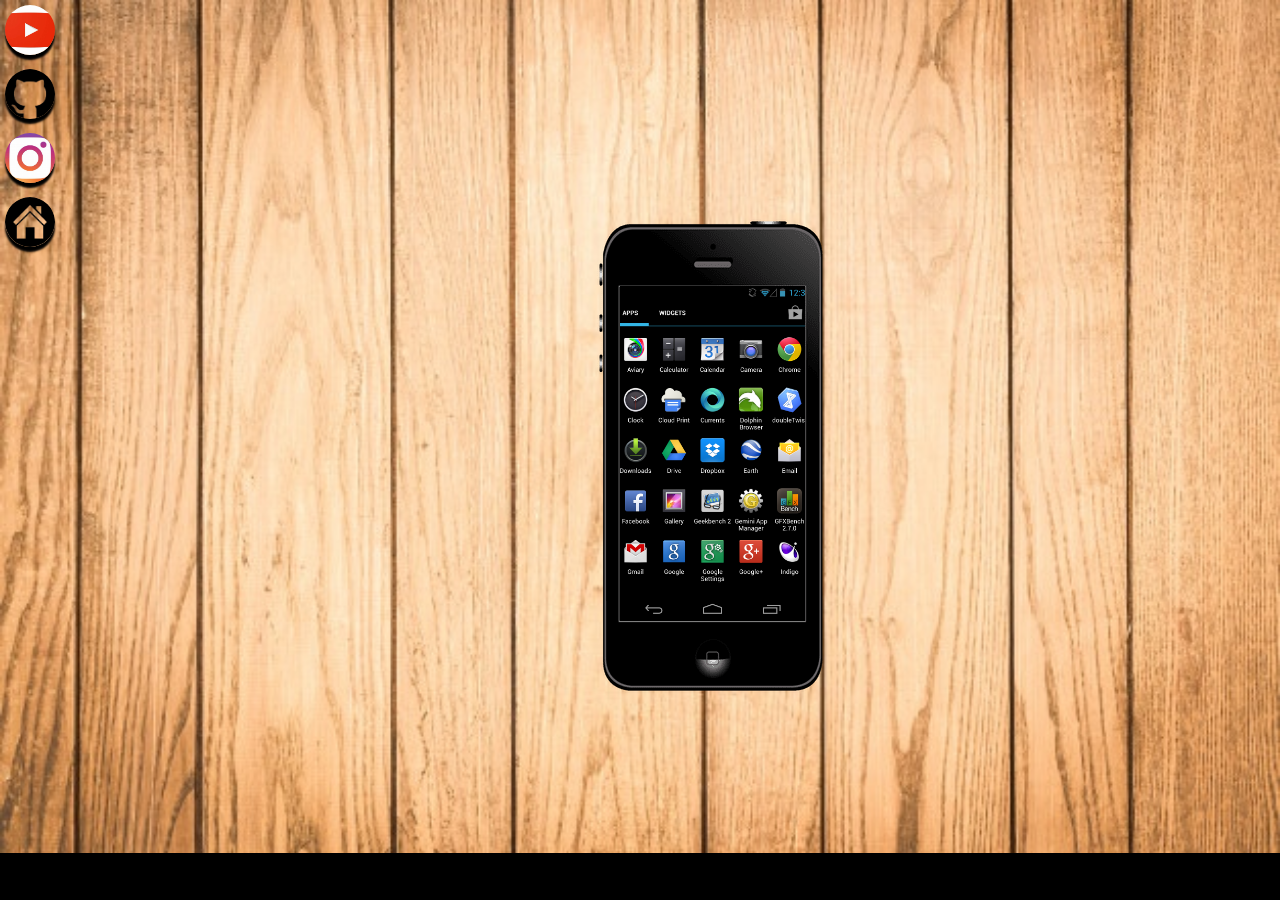
<file: site com iframes/index.html>
<!DOCTYPE html>
<html lang="pt-br">
<head>
    <meta charset="UTF-8">
    <meta name="viewport" content="width=device-width, initial-scale=1.0">
    <title>projeto redes sociais</title>
     <link rel="stylesheet" href="style.css">
</head>
<body>
    <main>
        <section id="telefone">
           <iframe src="home.html" height="335px" width="185px" name="tela" id="tela" frameborder="0"></iframe>
        </section>

        <section id="redes-socias">
           <a href="youTube.html" target="tela"> <img src="imagens/icone _you-tube.png" alt=""></a><br>
            <a href="gitHub.html" target="tela"><img src="imagens/icone_giu.png"  alt=""></a><br>
            <a href="insta.html" target="tela"><img src="imagens/icone_insta.jpg" alt=""></a><br>
            <a href="home.html" target="tela"><img src="imagens/home.png" alt=""></a>
        </section>

    </main>
</body>
</html>
</file>
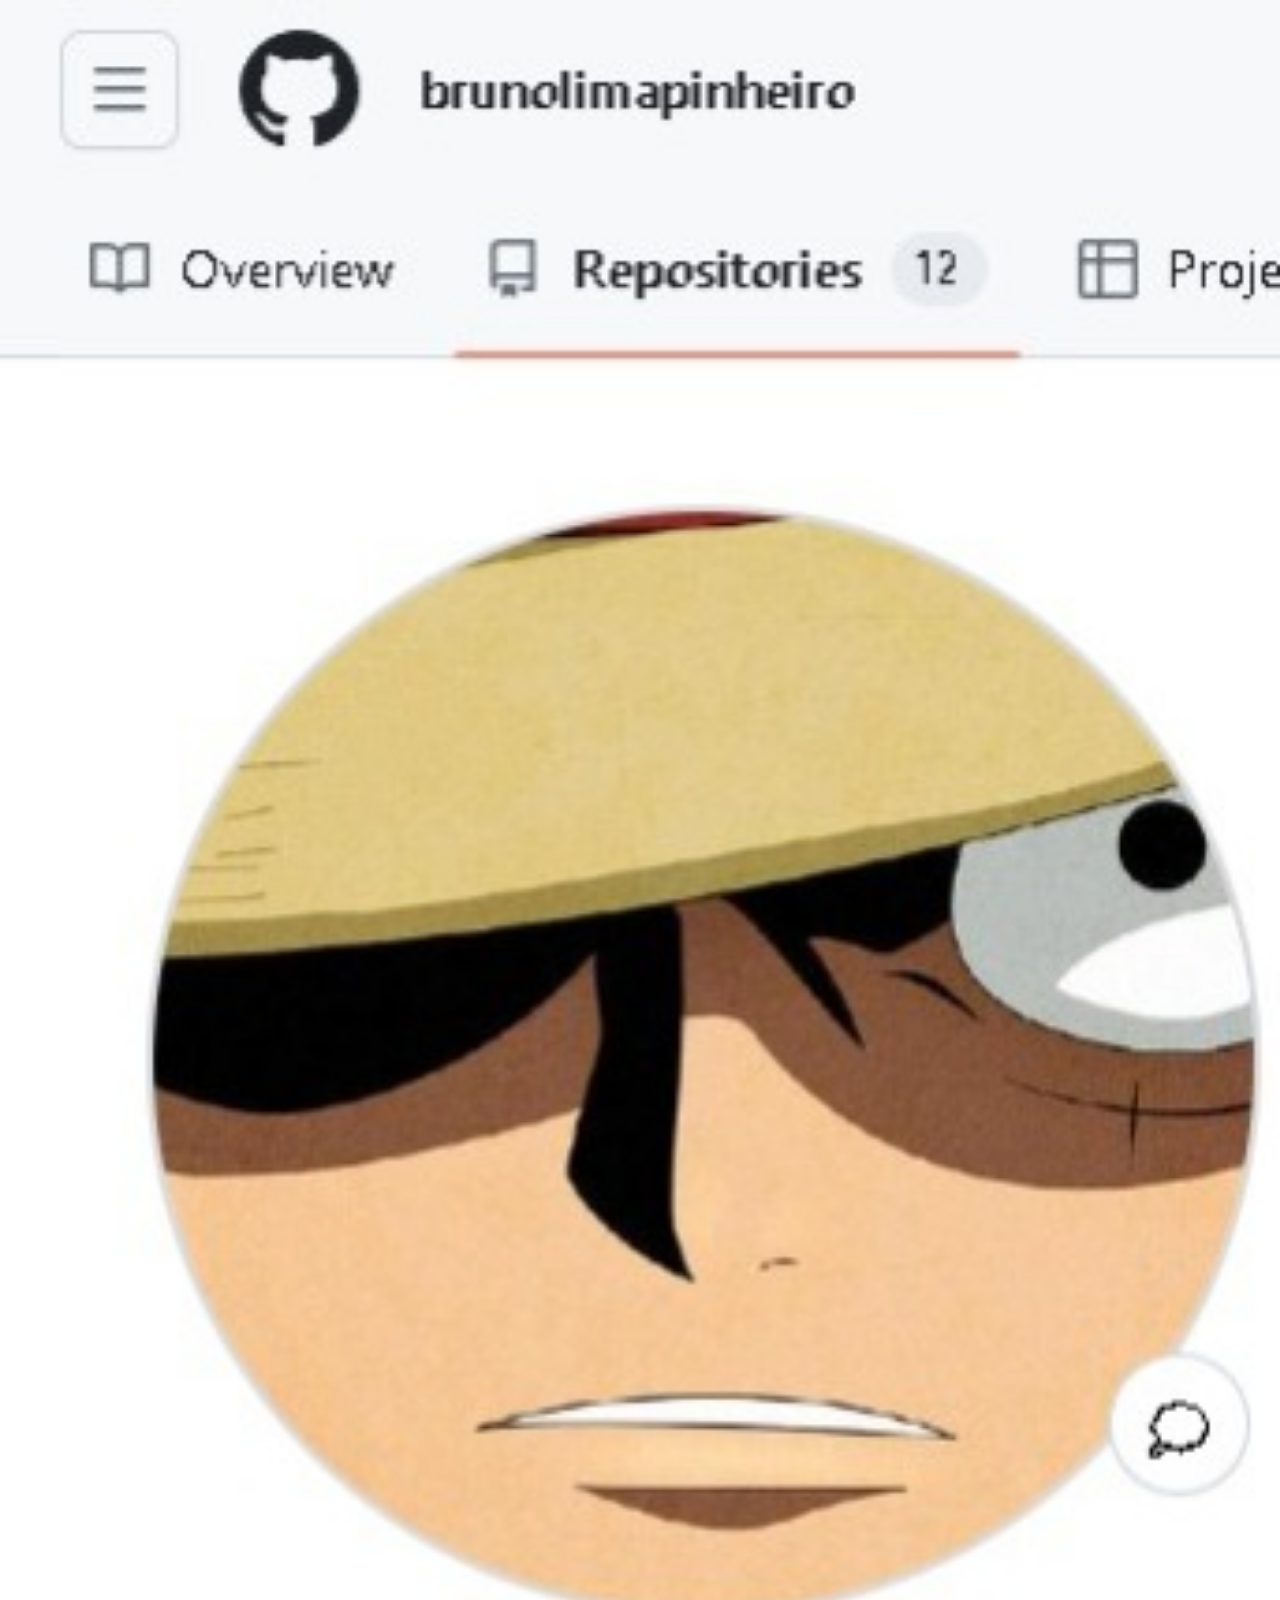
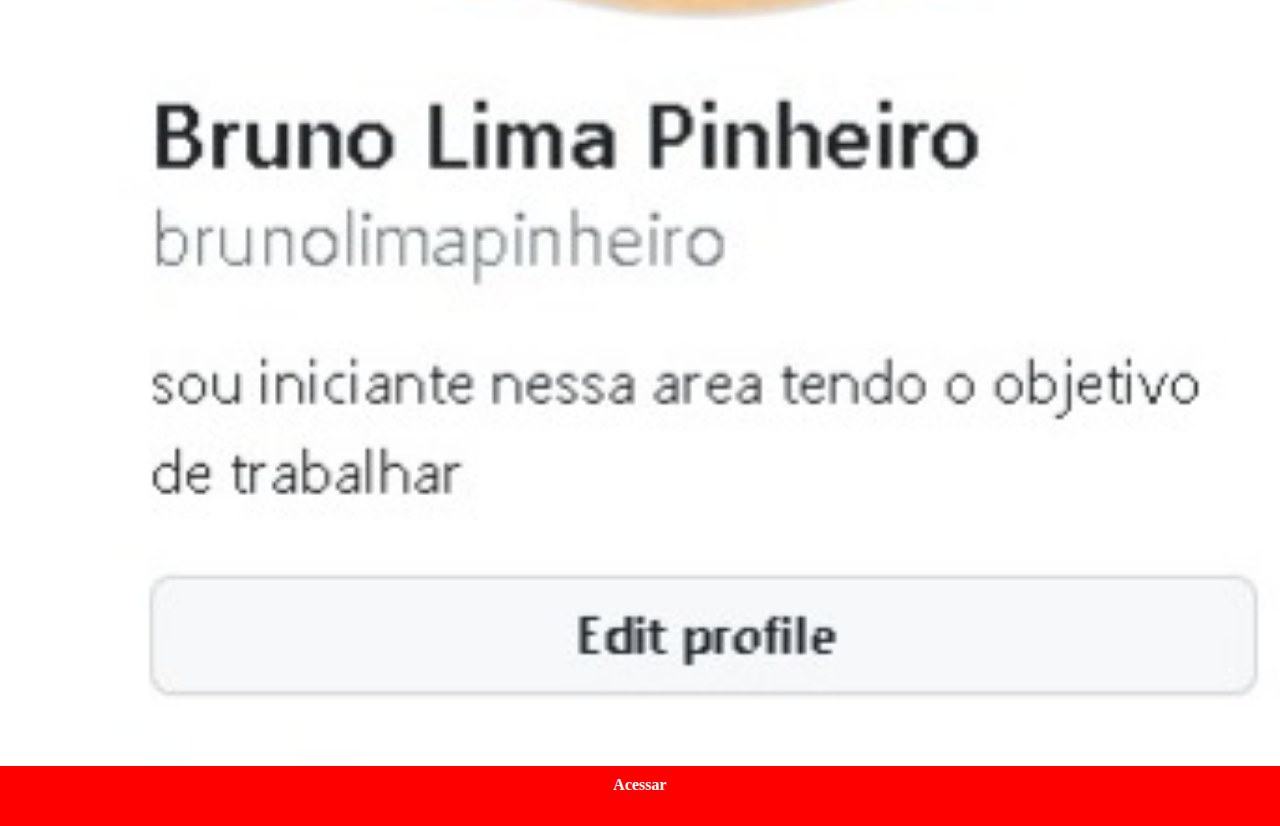
<file: site com iframes/gitHub.html>
<!DOCTYPE html>
<html lang="en">
<head>
    <meta charset="UTF-8">
    <meta name="viewport" content="width=device-width, initial-scale=1.0">
    <title>Document</title>
</head>
<style>
    ::-webkit-scrollbar{
       height: 0;
       width: 0;
    }

       *{
           margin: 0;
           padding: 0;
       }

       img {
           width: 100vw;
       }

       a{
           display: block;
           text-align: center;
           background-color: red;
           color: white;
           text-decoration: none;
           font-weight: bold;
           height: 50px;
           padding-top:10px;
       }
   </style>
<body>
    <img src="imagens/meu_git.jpg" alt="">
    <a href="https://github.com/brunolimapinheiro">Acessar</a>
</body>
</html>
</file>
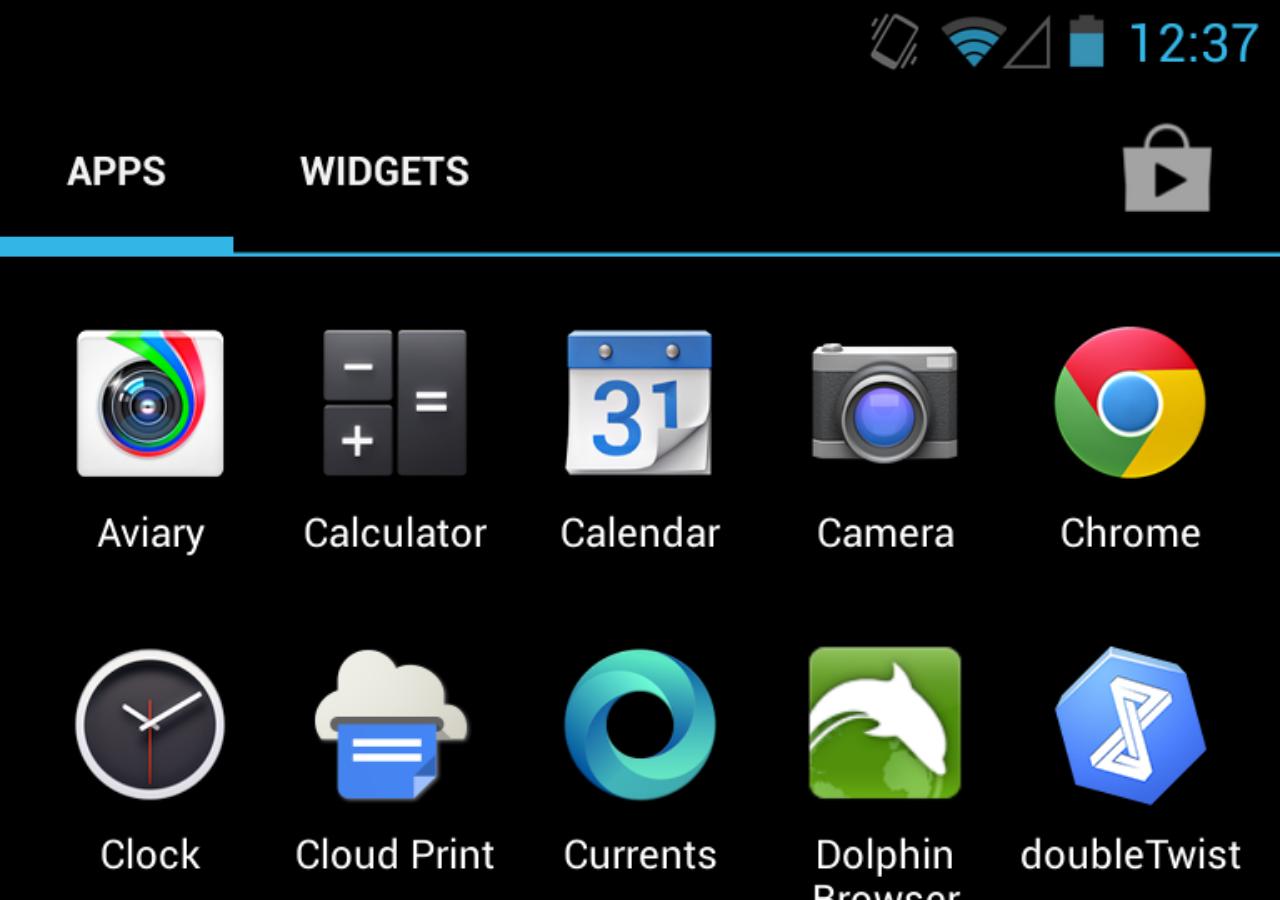
<file: site com iframes/home.html>
<!DOCTYPE html>
<html lang="en">
<head>
    <meta charset="UTF-8">
    <meta name="viewport" content="width=device-width, initial-scale=1.0">
    <title>home</title>
</head>
<style>
    *{
        margin: 0;
        padding: 0;
    }

   body{
    height: 100vh;
    width: 100vw;
    background: url("imagens/inteface.png")no-repeat top center;
    background-size: cover;
   }
</style>
<body>
    
</body>
</html>
</file>
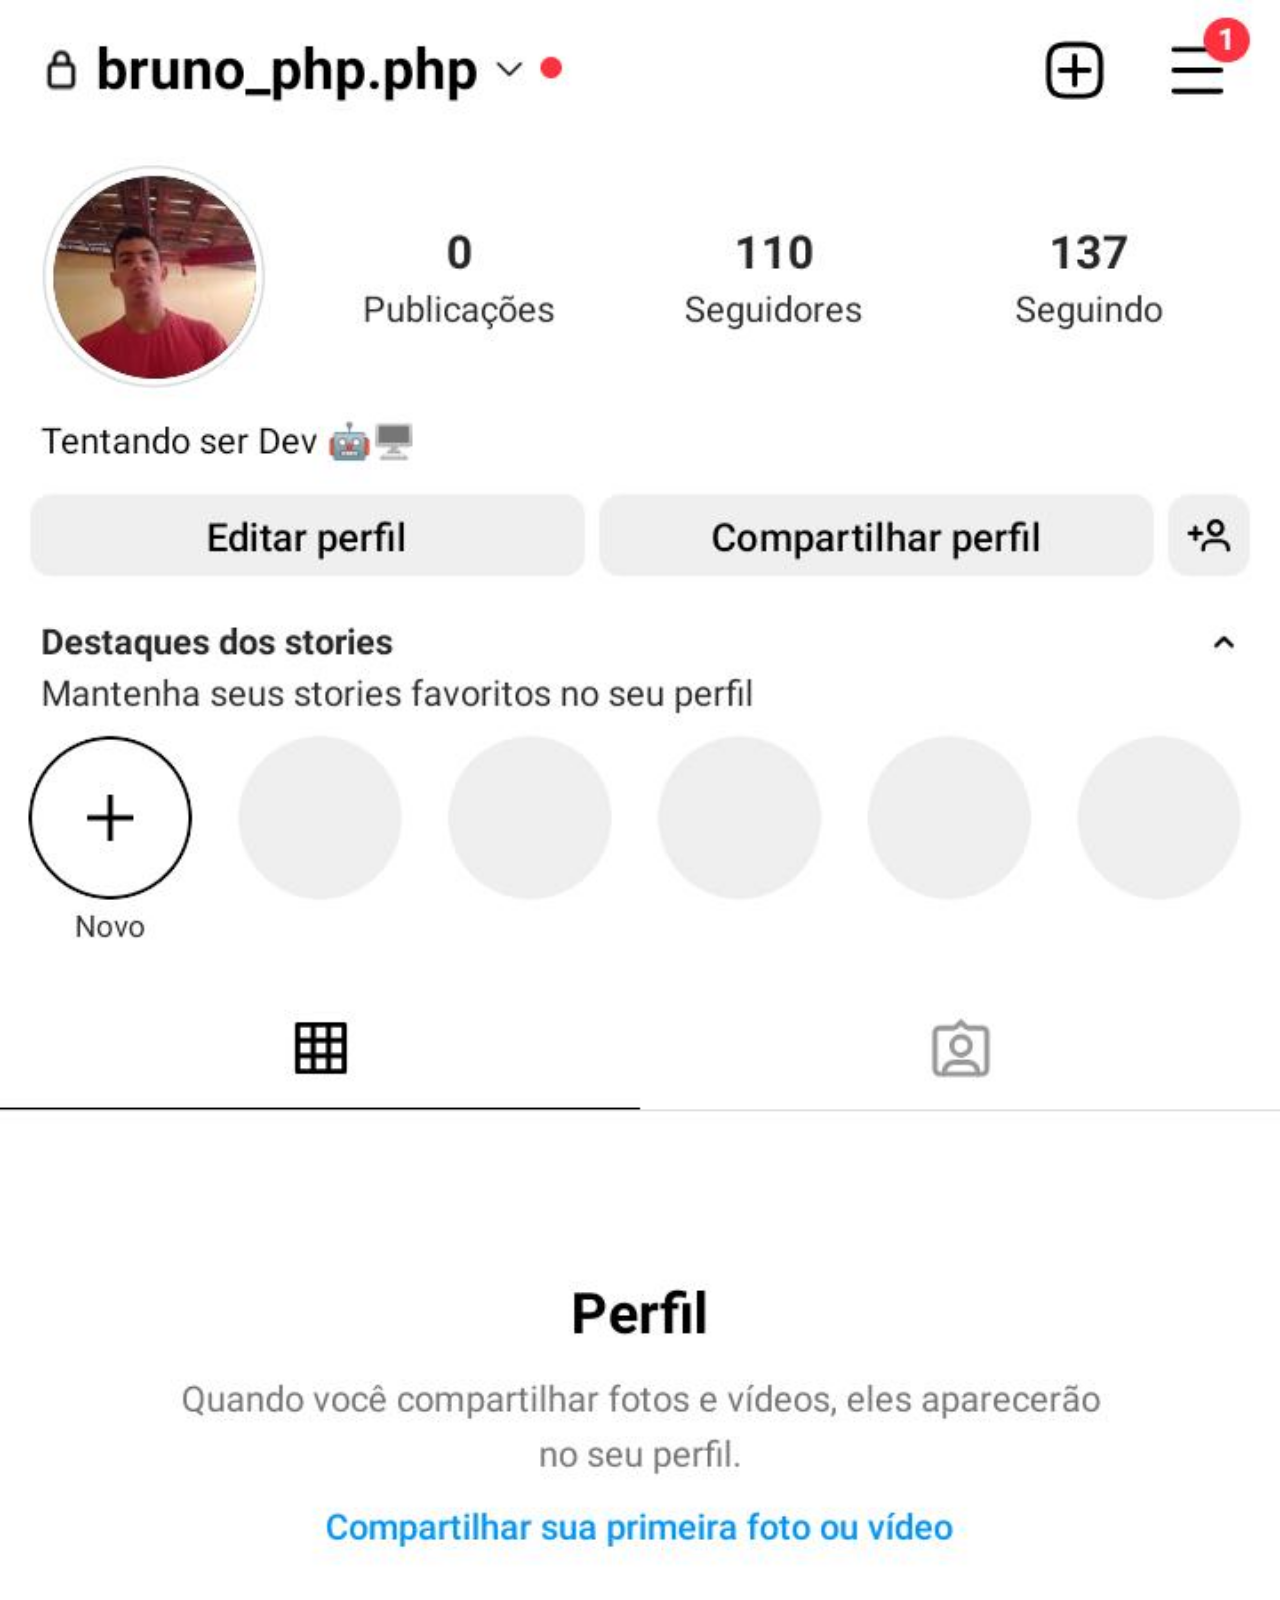
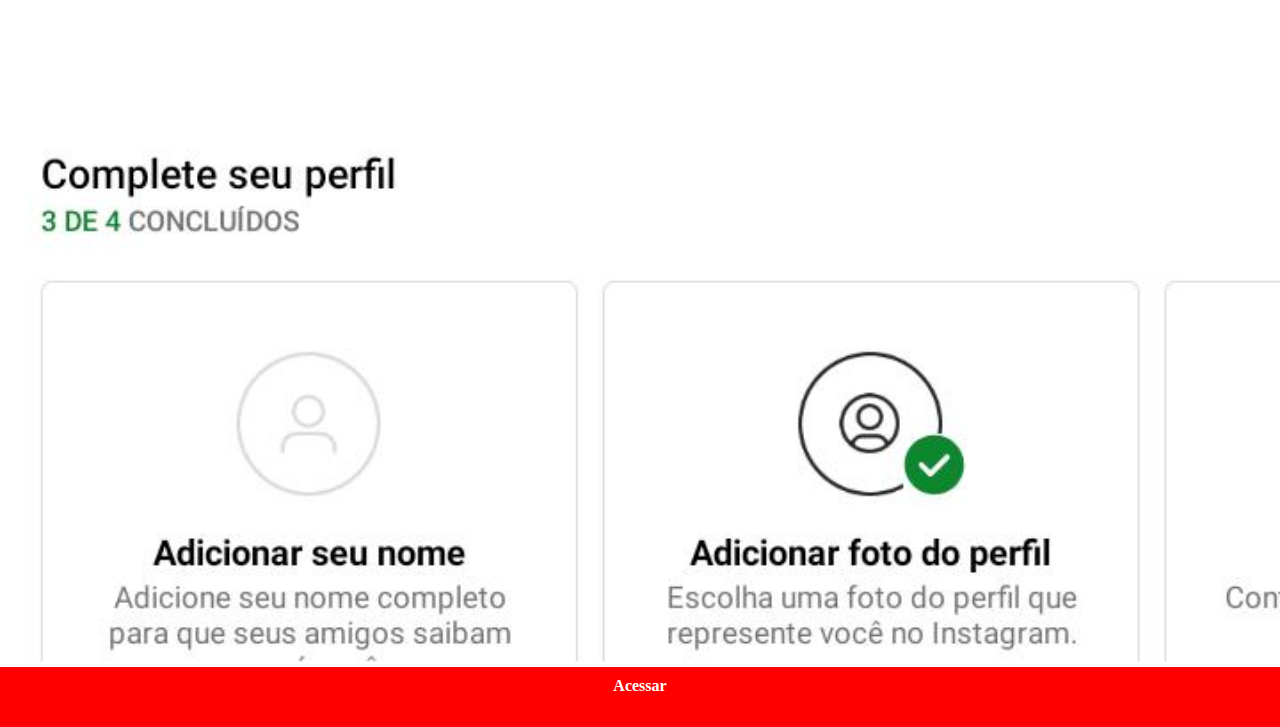
<file: site com iframes/insta.html>
<!DOCTYPE html>
<html lang="en">
<head>
    <meta charset="UTF-8">
    <meta name="viewport" content="width=device-width, initial-scale=1.0">
    <title>Document</title>
</head>
<style>
    ::-webkit-scrollbar{
       height: 0;
       width: 0;
    }

       *{
           margin: 0;
           padding: 0;
       }

       img {
           width: 100vw;
       }

       a{
           display: block;
           text-align: center;
           background-color: red;
           color: white;
           text-decoration: none;
           font-weight: bold;
           height: 50px;
           padding-top:10px;
       }
   </style>
<body>
    <img src="imagens/meu_insta.jpg" alt="">
    <a href="#">Acessar</a>
</body>
</html>
</file>
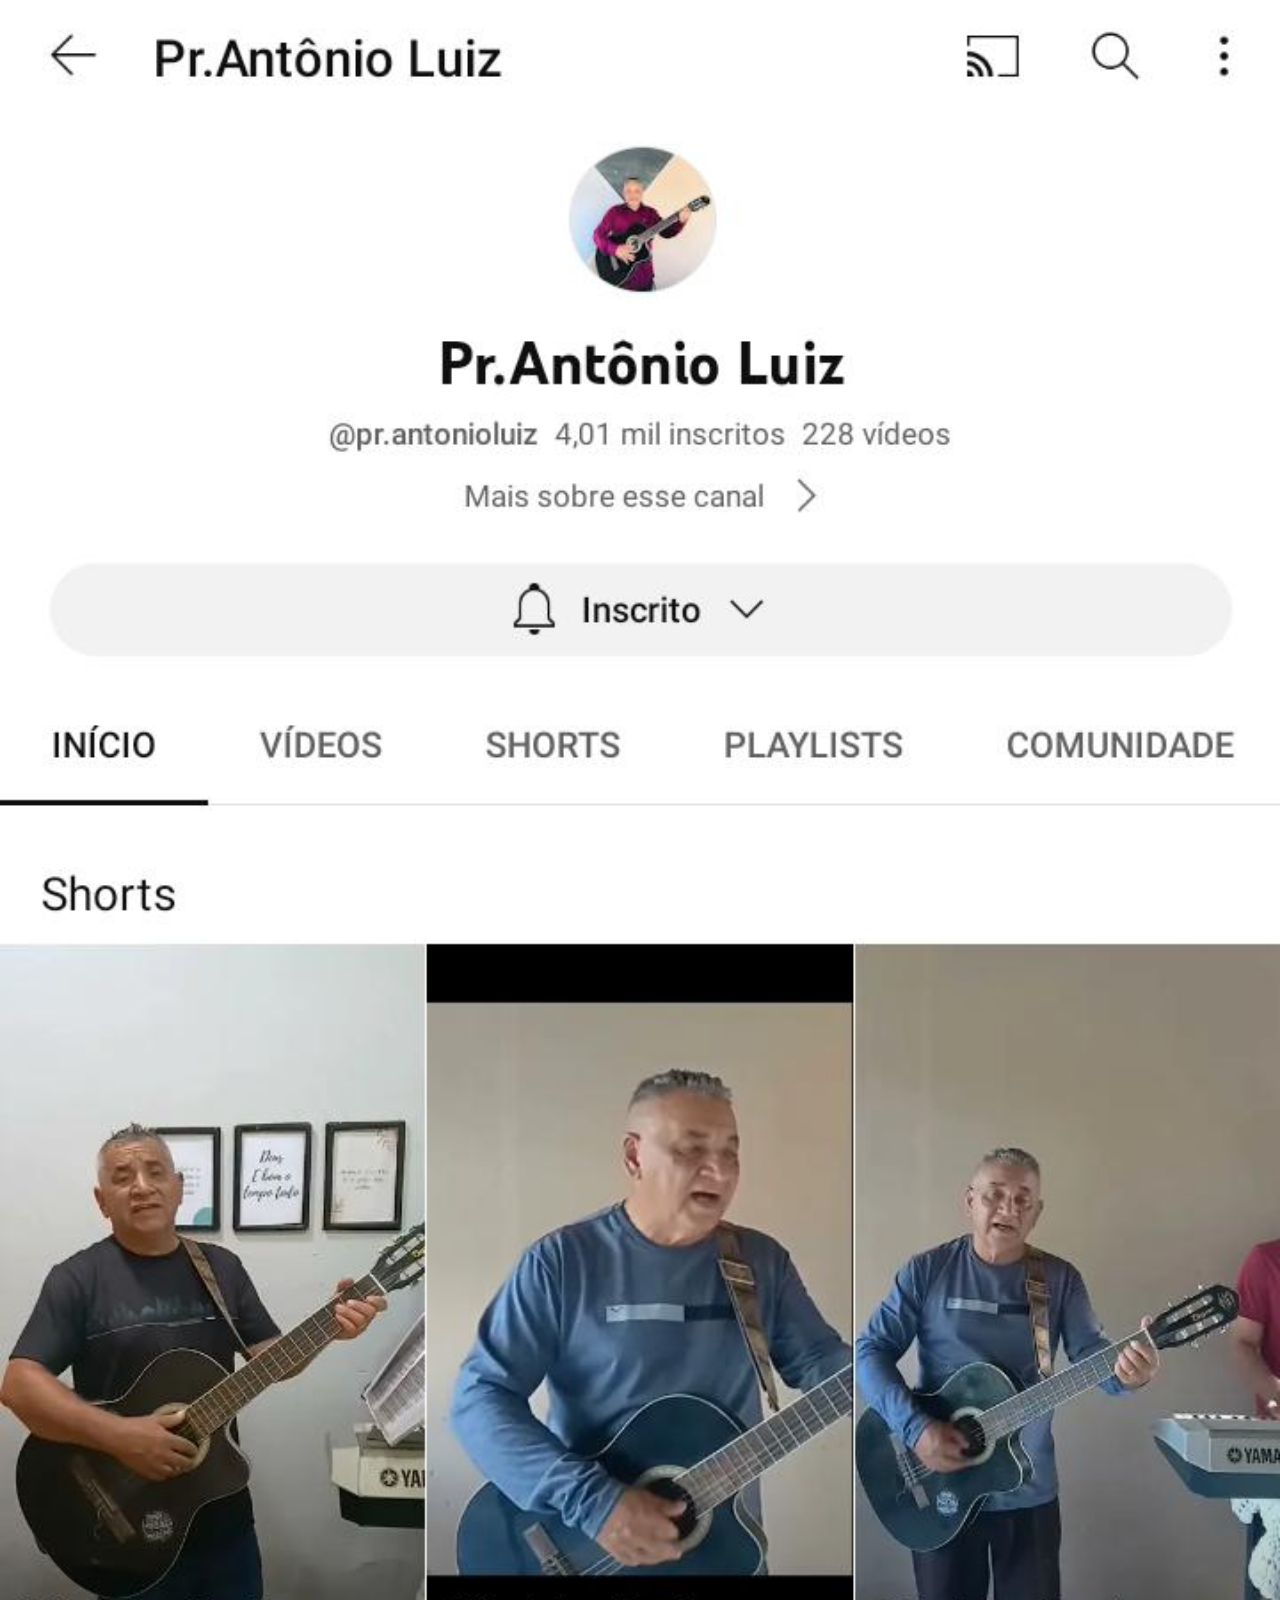
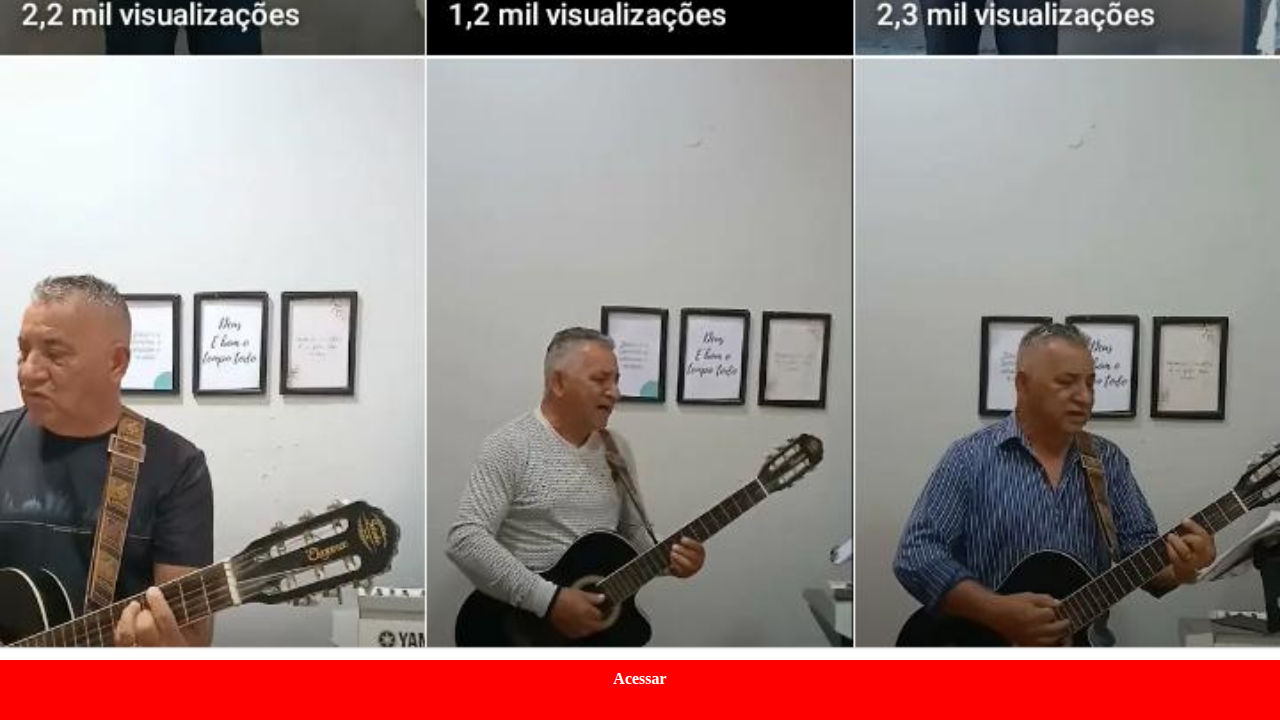
<file: site com iframes/youTube.html>
<!DOCTYPE html>
<html lang="en">
<head>
    <meta charset="UTF-8">
    <meta name="viewport" content="width=device-width, initial-scale=1.0">
    <title>you-tube</title>
    <style>
     ::-webkit-scrollbar{
        height: 0;
        width: 0;
     }

        *{
            margin: 0;
            padding: 0;
        }

        img {
            width: 100vw;
        }

        a{
            display: block;
            text-align: center;
            background-color: red;
            color: white;
            text-decoration: none;
            font-weight: bold;
            height: 50px;
            padding-top:10px;
        }
    </style>
</head>
<body>
 <img src="imagens/canal].jpg" alt="you tube">
 <a href="https://www.youtube.com/@pr.antonioluiz" target="_blank">Acessar</a>

     
</body>
</html>
</file>
<file: site com iframes/style.css>
@charset "UTF-8";

*{
    margin:0;
    padding: 0;
    font-family: Arial, Helvetica, sans-serif;

}
html , body{
    height: 100vh;
    width: 100vw;
    background-color: black;
}
main{
    position: relative;
    height:100vh;


   
}

body{
    background:  url("imagens/fundo-madeira-png-2.jpg") no-repeat ;
    background-size: 100%;
}

#telefone{
    position: absolute;
    top: 50%;
    left: 50%;
    transform: translate(-50% , -50%);
    background:  url("imagens/iphone_5.png")no-repeat ;
    height: 500px;
    width: 370px;


}
#tela{
    position: relative;
    top: 86px ;
    left: 165px;
}

#redes-socias > a {
    text-align: right;
    box-sizing: border-box;
}

#redes-socias a > img:hover{
   border: 2px solid white;
   transform: translate(-3px, -3px);
   transition: transform , 2s;
   box-shadow: 0px 7px 4px 0px black;

}

#redes-socias > a >img{
    border-radius: 50%;
    width: 50px;
    height: 50px;
    box-shadow: 0px 5px 2px 0px black;
    margin: 5px;
    
}
</file>
